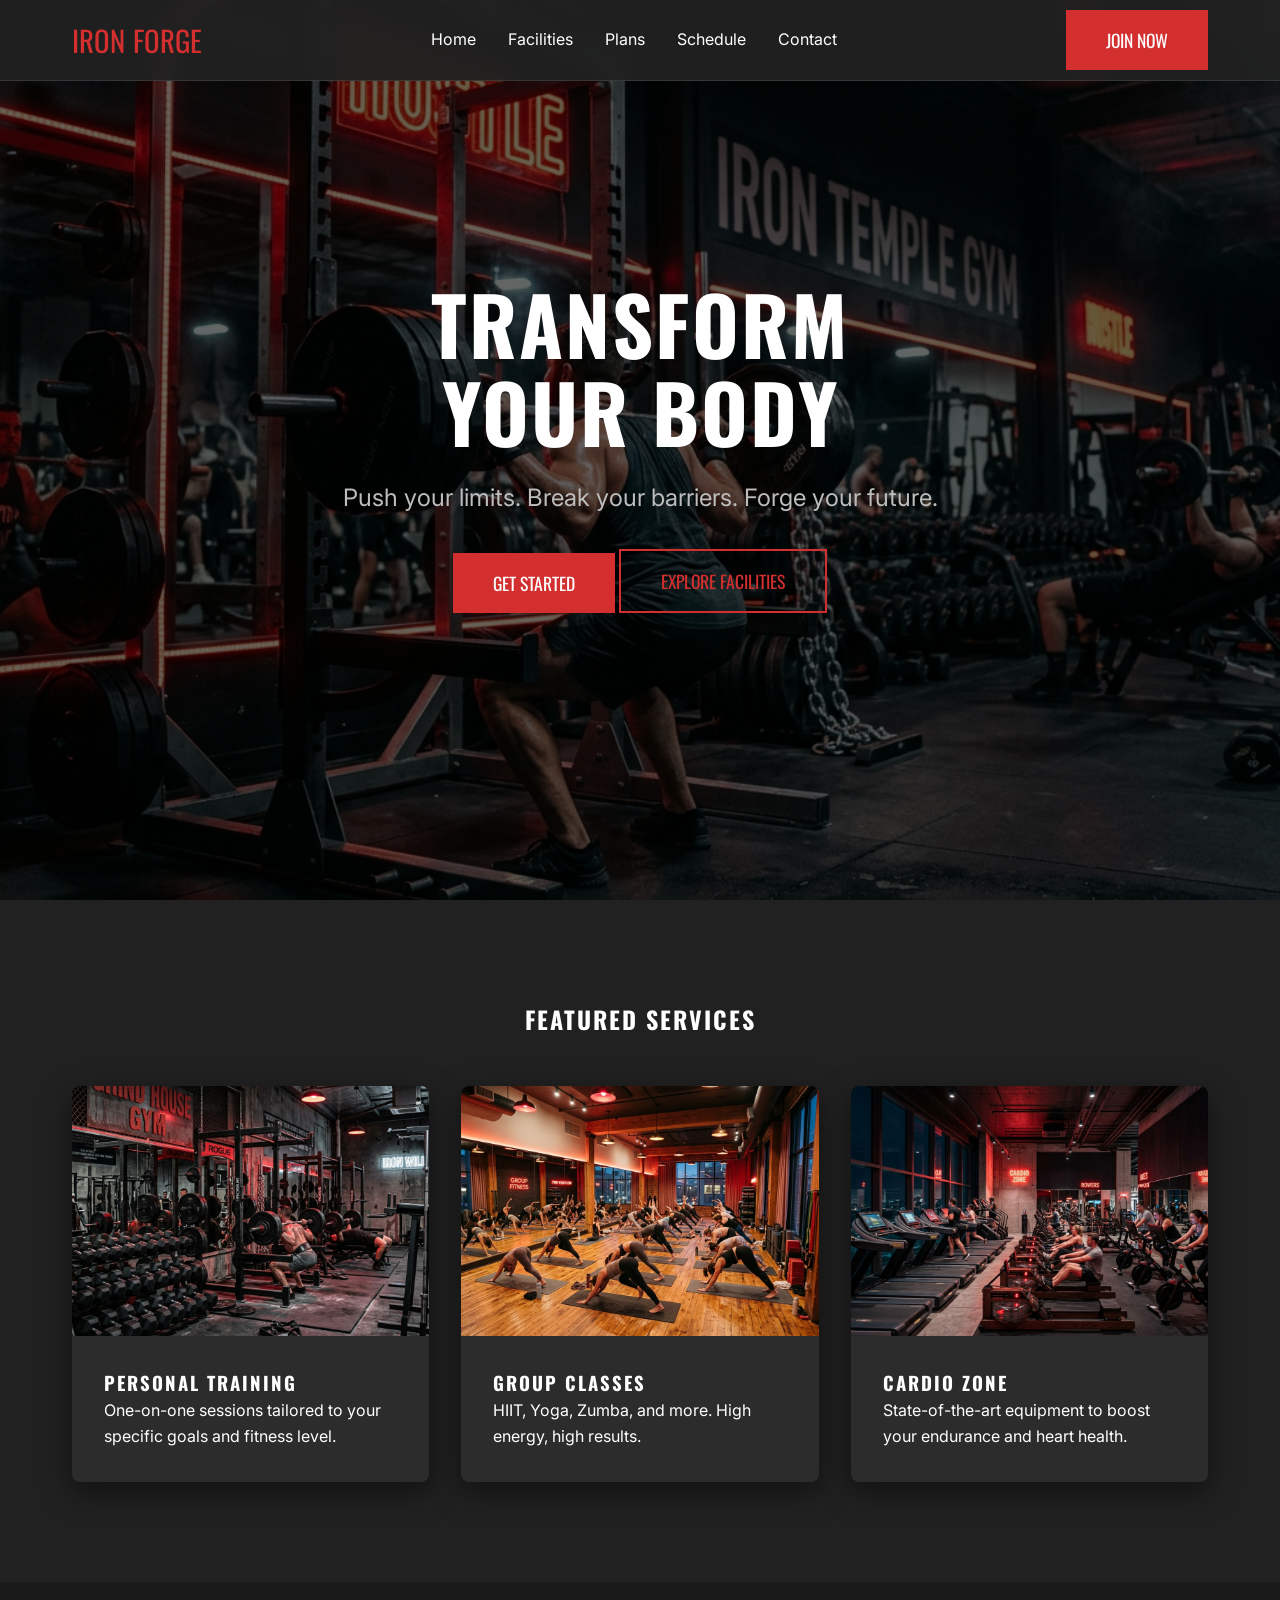
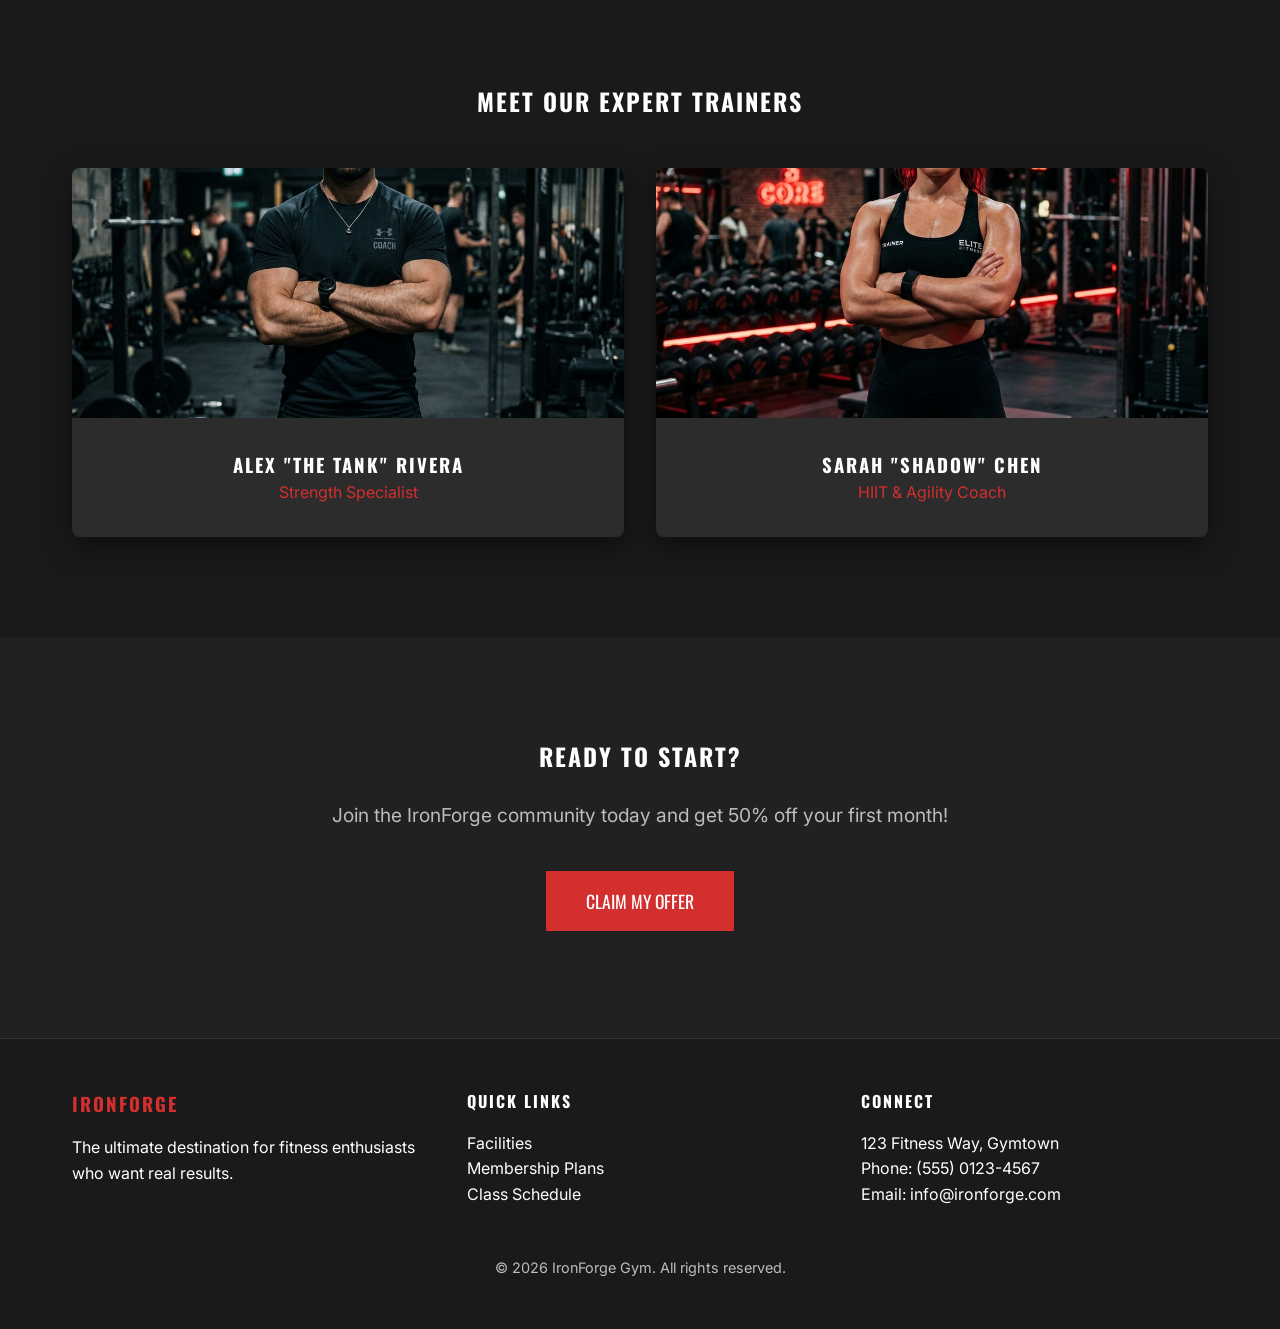
<file: index.html>
<!DOCTYPE html>
<html lang="en">
<head>
    <meta charset="UTF-8">
    <meta name="viewport" content="width=device-width, initial-scale=1.0">
    <title>IronForge Gym | Transform Your Body</title>
    <meta name="description" content="Join IronForge Gym and start your fitness journey with expert trainers and world-class facilities.">
    <link rel="stylesheet" href="css/styles.css">
</head>
<body>
    <header>
        <div class="container">
            <nav>
                <a href="index.html" class="logo">IRON<span>FORGE</span></a>
                <ul class="nav-links">
                    <li><a href="index.html">Home</a></li>
                    <li><a href="facilities.html">Facilities</a></li>
                    <li><a href="plans.html">Plans</a></li>
                    <li><a href="schedule.html">Schedule</a></li>
                    <li><a href="contact.html">Contact</a></li>
                </ul>
                <div class="hamburger" id="hamburger">
                    <span></span>
                    <span></span>
                    <span></span>
                </div>
                <a href="register.html" class="btn btn-primary">Join Now</a>
            </nav>
        </div>
    </header>

    <main>
        <section class="hero">
            <div class="container">
                <div class="hero-content">
                    <h1>TRANSFORM<br>YOUR BODY</h1>
                    <p>Push your limits. Break your barriers. Forge your future.</p>
                    <div class="hero-btns">
                        <a href="register.html" class="btn btn-primary">Get Started</a>
                        <a href="facilities.html" class="btn btn-outline">Explore Facilities</a>
                    </div>
                </div>
            </div>
        </section>

        <section class="section">
            <div class="container">
                <h2 style="text-align: center; margin-bottom: 3rem;">Featured Services</h2>
                <div style="display: grid; grid-template-columns: repeat(auto-fit, minmax(300px, 1fr)); gap: 2rem;">
                    <div class="card">
                        <div class="card-img"><img src="images/facility-weight.jpg" alt="Weight Training"></div>
                        <div class="card-body">
                            <h3>Personal Training</h3>
                            <p>One-on-one sessions tailored to your specific goals and fitness level.</p>
                        </div>
                    </div>
                    <div class="card">
                        <div class="card-img"><img src="images/facility-studio.jpg" alt="Group Classes"></div>
                        <div class="card-body">
                            <h3>Group Classes</h3>
                            <p>HIIT, Yoga, Zumba, and more. High energy, high results.</p>
                        </div>
                    </div>
                    <div class="card">
                        <div class="card-img"><img src="images/facility-cardio.jpg" alt="Cardio"></div>
                        <div class="card-body">
                            <h3>Cardio Zone</h3>
                            <p>State-of-the-art equipment to boost your endurance and heart health.</p>
                        </div>
                    </div>
                </div>
            </div>
        </section>

        <section class="section" style="background: #1A1A1A;">
            <div class="container">
                <h2 style="text-align: center; margin-bottom: 3rem;">Meet Our Expert Trainers</h2>
                <div style="display: grid; grid-template-columns: repeat(auto-fit, minmax(250px, 1fr)); gap: 2rem;">
                    <div class="card">
                        <div class="card-img"><img src="images/trainer1.jpg" alt="Trainer Alex"></div>
                        <div class="card-body" style="text-align: center;">
                            <h3>Alex "The Tank" Rivera</h3>
                            <p style="color: var(--secondary);">Strength Specialist</p>
                        </div>
                    </div>
                    <div class="card">
                        <div class="card-img"><img src="images/trainer2.jpg" alt="Trainer Sarah"></div>
                        <div class="card-body" style="text-align: center;">
                            <h3>Sarah "Shadow" Chen</h3>
                            <p style="color: var(--secondary);">HIIT & Agility Coach</p>
                        </div>
                    </div>
                </div>
            </div>
        </section>

        <section class="section" style="text-align: center;">
            <div class="container">
                <h2>Ready to Start?</h2>
                <p style="margin: 1.5rem 0 2.5rem; font-size: 1.2rem; color: var(--text-muted);">Join the IronForge community today and get 50% off your first month!</p>
                <a href="register.html" class="btn btn-primary">Claim My Offer</a>
            </div>
        </section>
    </main>

    <footer>
        <div class="container">
            <div class="footer-content">
                <div>
                    <h3 style="color: var(--secondary); margin-bottom: 1rem;">IRONFORGE</h3>
                    <p>The ultimate destination for fitness enthusiasts who want real results.</p>
                </div>
                <div>
                    <h4 style="margin-bottom: 1rem;">Quick Links</h4>
                    <ul>
                        <li><a href="facilities.html">Facilities</a></li>
                        <li><a href="plans.html">Membership Plans</a></li>
                        <li><a href="schedule.html">Class Schedule</a></li>
                    </ul>
                </div>
                <div>
                    <h4 style="margin-bottom: 1rem;">Connect</h4>
                    <p>123 Fitness Way, Gymtown<br>Phone: (555) 0123-4567<br>Email: info@ironforge.com</p>
                </div>
            </div>
            <p class="copyright">&copy; 2026 IronForge Gym. All rights reserved.</p>
        </div>
    </footer>
    <script src="js/script.js"></script>
</body>
</html>
</file>
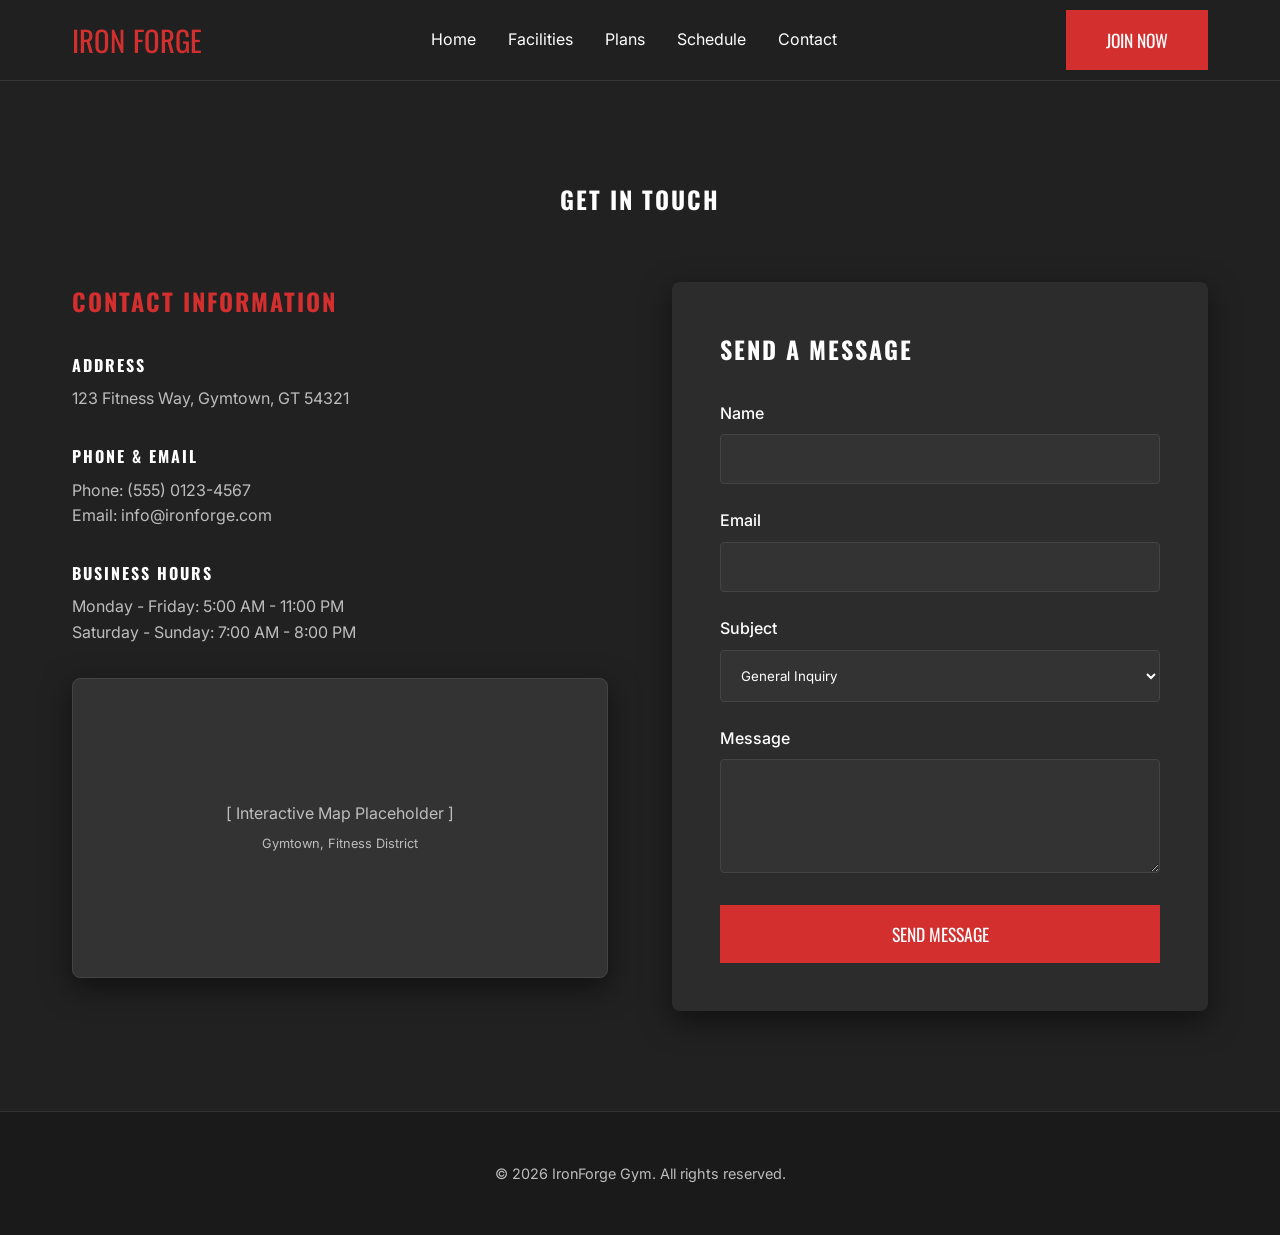
<file: contact.html>
<!DOCTYPE html>
<html lang="en">
<head>
    <meta charset="UTF-8">
    <meta name="viewport" content="width=device-width, initial-scale=1.0">
    <title>Contact Us | IronForge Gym</title>
    <link rel="stylesheet" href="css/styles.css">
</head>
<body>
    <header>
        <div class="container">
            <nav>
                <a href="index.html" class="logo">IRON<span>FORGE</span></a>
                <ul class="nav-links">
                    <li><a href="index.html">Home</a></li>
                    <li><a href="facilities.html">Facilities</a></li>
                    <li><a href="plans.html">Plans</a></li>
                    <li><a href="schedule.html">Schedule</a></li>
                    <li><a href="contact.html">Contact</a></li>
                </ul>
                <div class="hamburger" id="hamburger">
                    <span></span>
                    <span></span>
                    <span></span>
                </div>
                <a href="register.html" class="btn btn-primary">Join Now</a>
            </nav>
        </div>
    </header>

    <main>
        <section class="section" style="margin-top: 80px;">
            <div class="container">
                <h1 style="text-align: center; margin-bottom: 4rem;">Get In Touch</h1>
                
                <div style="display: grid; grid-template-columns: repeat(auto-fit, minmax(300px, 1fr)); gap: 4rem;">
                    <!-- Contact Info -->
                    <div>
                        <h2 style="color: var(--secondary); margin-bottom: 2rem;">Contact Information</h2>
                        
                        <div style="margin-bottom: 2rem;">
                            <h4 style="margin-bottom: 0.5rem;">Address</h4>
                            <p style="color: var(--text-muted);">123 Fitness Way, Gymtown, GT 54321</p>
                        </div>

                        <div style="margin-bottom: 2rem;">
                            <h4 style="margin-bottom: 0.5rem;">Phone & Email</h4>
                            <p style="color: var(--text-muted);">Phone: (555) 0123-4567<br>Email: info@ironforge.com</p>
                        </div>

                        <div style="margin-bottom: 2rem;">
                            <h4 style="margin-bottom: 0.5rem;">Business Hours</h4>
                            <p style="color: var(--text-muted);">
                                Monday - Friday: 5:00 AM - 11:00 PM<br>
                                Saturday - Sunday: 7:00 AM - 8:00 PM
                            </p>
                        </div>

                        <div class="card" style="height: 300px; background: #333; display: flex; align-items: center; justify-content: center; color: var(--text-muted); border: 1px solid #444;">
                            <div style="text-align: center;">
                                <p>[ Interactive Map Placeholder ]</p>
                                <p style="font-size: 0.8rem; margin-top: 0.5rem;">Gymtown, Fitness District</p>
                            </div>
                        </div>
                    </div>

                    <!-- Contact Form -->
                    <div class="card" style="padding: 3rem;">
                        <h2 style="margin-bottom: 2rem;">Send a Message</h2>
                        <form id="contactForm">
                            <div class="form-group">
                                <label for="name">Name</label>
                                <input type="text" id="name" name="name" required>
                            </div>
                            <div class="form-group">
                                <label for="email">Email</label>
                                <input type="email" id="email" name="email" required>
                            </div>
                            <div class="form-group">
                                <label for="subject">Subject</label>
                                <select id="subject" name="subject">
                                    <option value="general">General Inquiry</option>
                                    <option value="membership">Membership Question</option>
                                    <option value="trainer">Personal Training</option>
                                    <option value="other">Other</option>
                                </select>
                            </div>
                            <div class="form-group">
                                <label for="message">Message</label>
                                <textarea id="message" name="message" rows="5" required></textarea>
                            </div>
                            <button type="submit" class="btn btn-primary" style="width: 100%;">Send Message</button>
                        </form>
                        <div id="contactSuccess" style="display: none; text-align: center; color: #2E7D32;">
                            <h3>Message Sent!</h3>
                            <p>We'll get back to you within 24 hours.</p>
                        </div>
                    </div>
                </div>
            </div>
        </section>
    </main>

    <footer>
        <div class="container">
            <p class="copyright">&copy; 2026 IronForge Gym. All rights reserved.</p>
        </div>
    </footer>

    <script>
        document.getElementById('contactForm').addEventListener('submit', function(e) {
            e.preventDefault();
            this.style.display = 'none';
            document.getElementById('contactSuccess').style.display = 'block';
            console.log('Contact Message:', new FormData(this));
        });
    </script>
    <script src="js/script.js"></script>
</body>
</html>
</file>
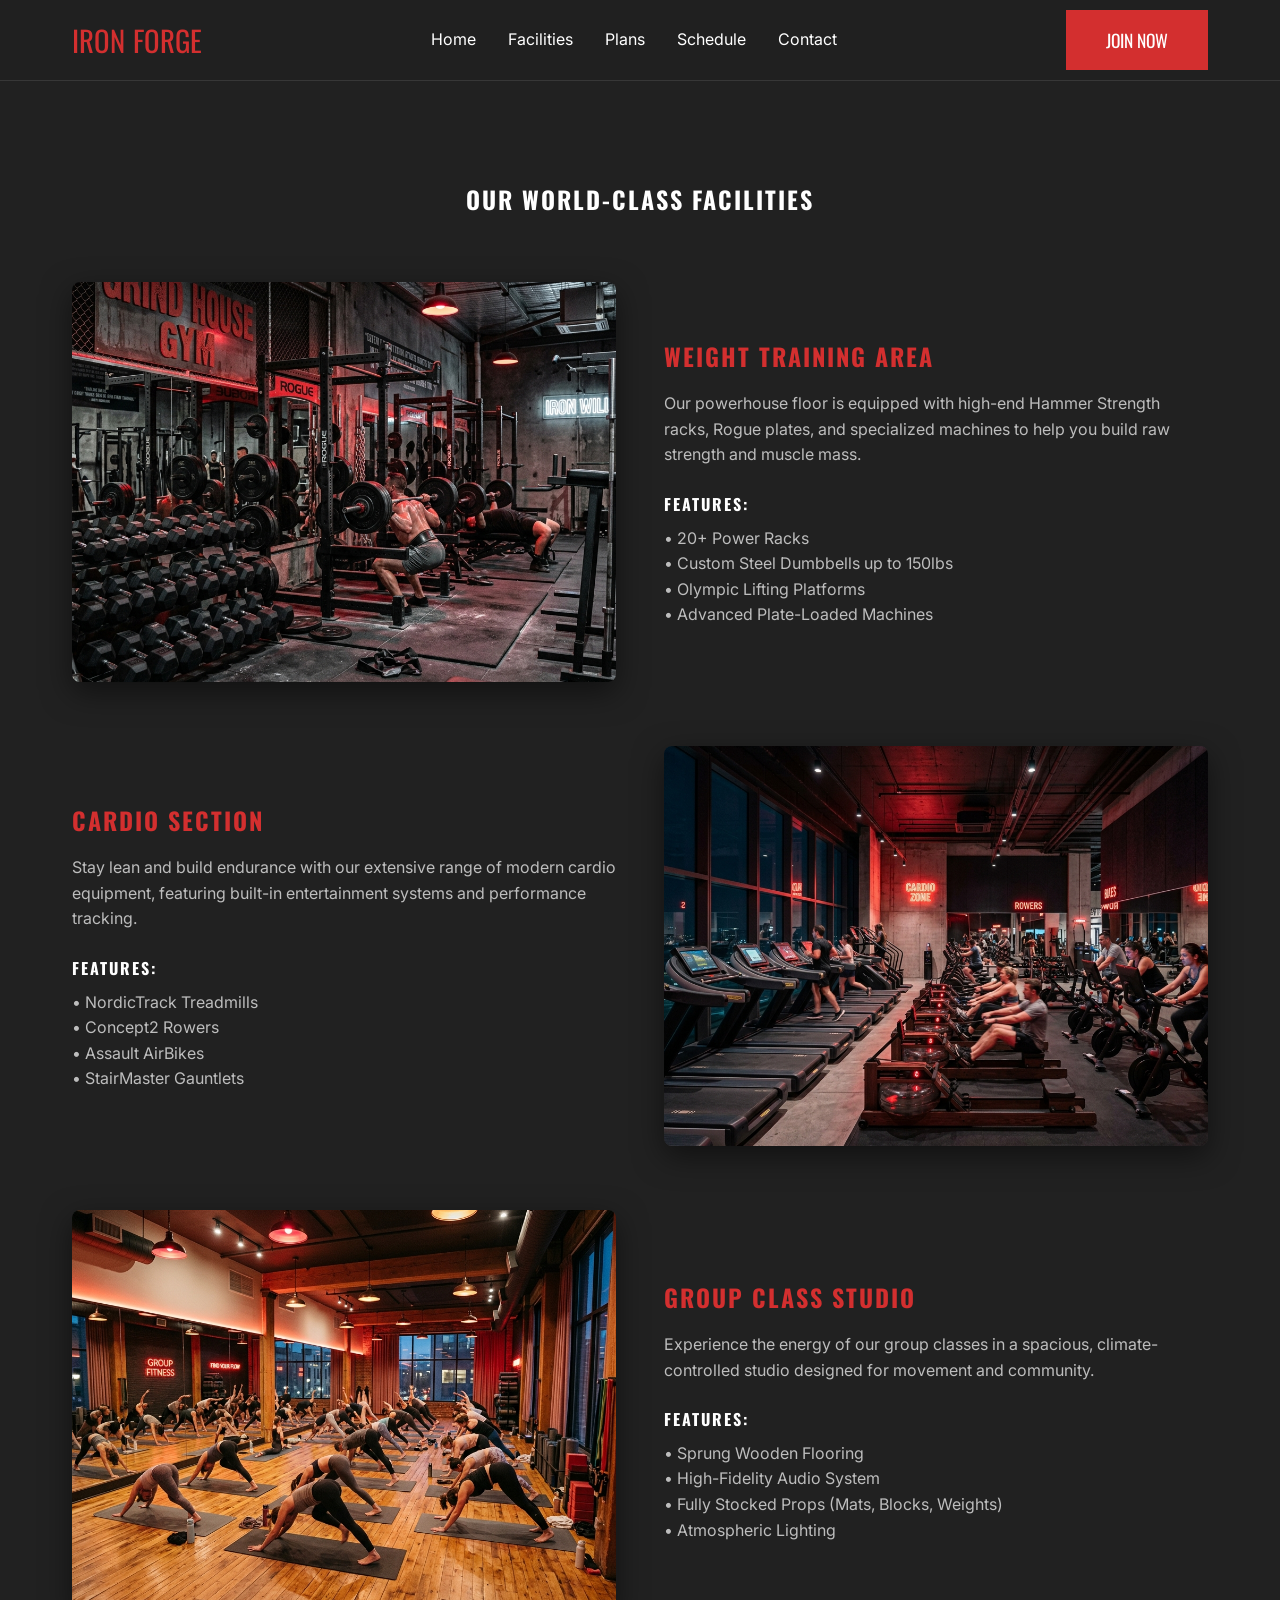
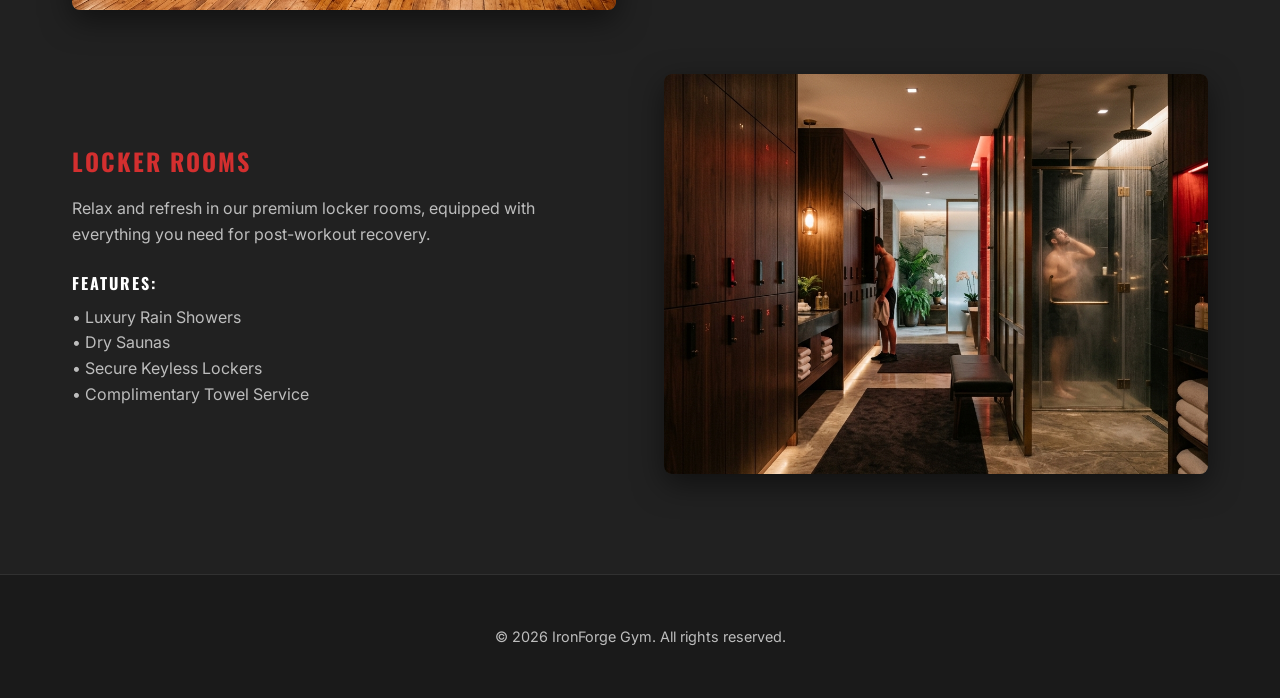
<file: facilities.html>
<!DOCTYPE html>
<html lang="en">
<head>
    <meta charset="UTF-8">
    <meta name="viewport" content="width=device-width, initial-scale=1.0">
    <title>Facilities | IronForge Gym</title>
    <link rel="stylesheet" href="css/styles.css">
</head>
<body>
    <header>
        <div class="container">
            <nav>
                <a href="index.html" class="logo">IRON<span>FORGE</span></a>
                <ul class="nav-links">
                    <li><a href="index.html">Home</a></li>
                    <li><a href="facilities.html">Facilities</a></li>
                    <li><a href="plans.html">Plans</a></li>
                    <li><a href="schedule.html">Schedule</a></li>
                    <li><a href="contact.html">Contact</a></li>
                </ul>
                <div class="hamburger" id="hamburger">
                    <span></span>
                    <span></span>
                    <span></span>
                </div>
                <a href="register.html" class="btn btn-primary">Join Now</a>
            </nav>
        </div>
    </header>

    <main>
        <section class="section" style="margin-top: 80px;">
            <div class="container">
                <h1 style="text-align: center; margin-bottom: 4rem;">Our World-Class Facilities</h1>
                
                <div style="display: flex; flex-direction: column; gap: 4rem;">
                    <!-- Facility 1 -->
                    <div style="display: grid; grid-template-columns: repeat(auto-fit, minmax(300px, 1fr)); gap: 3rem; align-items: center;">
                        <div class="card">
                            <img src="images/facility-weight.jpg" alt="Weight Training" style="width: 100%; height: 400px; object-fit: cover;">
                        </div>
                        <div>
                            <h2 style="color: var(--secondary); margin-bottom: 1rem;">Weight Training Area</h2>
                            <p style="margin-bottom: 1.5rem; color: var(--text-muted);">Our powerhouse floor is equipped with high-end Hammer Strength racks, Rogue plates, and specialized machines to help you build raw strength and muscle mass.</p>
                            <h4 style="margin-bottom: 0.5rem;">Features:</h4>
                            <ul style="color: var(--text-muted);">
                                <li>• 20+ Power Racks</li>
                                <li>• Custom Steel Dumbbells up to 150lbs</li>
                                <li>• Olympic Lifting Platforms</li>
                                <li>• Advanced Plate-Loaded Machines</li>
                            </ul>
                        </div>
                    </div>

                    <!-- Facility 2 -->
                    <div style="display: grid; grid-template-columns: repeat(auto-fit, minmax(300px, 1fr)); gap: 3rem; align-items: center;">
                        <div style="order: 2;">
                            <div class="card">
                                <img src="images/facility-cardio.jpg" alt="Cardio Section" style="width: 100%; height: 400px; object-fit: cover;">
                            </div>
                        </div>
                        <div style="order: 1;">
                            <h2 style="color: var(--secondary); margin-bottom: 1rem;">Cardio Section</h2>
                            <p style="margin-bottom: 1.5rem; color: var(--text-muted);">Stay lean and build endurance with our extensive range of modern cardio equipment, featuring built-in entertainment systems and performance tracking.</p>
                            <h4 style="margin-bottom: 0.5rem;">Features:</h4>
                            <ul style="color: var(--text-muted);">
                                <li>• NordicTrack Treadmills</li>
                                <li>• Concept2 Rowers</li>
                                <li>• Assault AirBikes</li>
                                <li>• StairMaster Gauntlets</li>
                            </ul>
                        </div>
                    </div>

                    <!-- Facility 3 -->
                    <div style="display: grid; grid-template-columns: repeat(auto-fit, minmax(300px, 1fr)); gap: 3rem; align-items: center;">
                        <div class="card">
                            <img src="images/facility-studio.jpg" alt="Group Studio" style="width: 100%; height: 400px; object-fit: cover;">
                        </div>
                        <div>
                            <h2 style="color: var(--secondary); margin-bottom: 1rem;">Group Class Studio</h2>
                            <p style="margin-bottom: 1.5rem; color: var(--text-muted);">Experience the energy of our group classes in a spacious, climate-controlled studio designed for movement and community.</p>
                            <h4 style="margin-bottom: 0.5rem;">Features:</h4>
                            <ul style="color: var(--text-muted);">
                                <li>• Sprung Wooden Flooring</li>
                                <li>• High-Fidelity Audio System</li>
                                <li>• Fully Stocked Props (Mats, Blocks, Weights)</li>
                                <li>• Atmospheric Lighting</li>
                            </ul>
                        </div>
                    </div>

                    <!-- Facility 4 -->
                    <div style="display: grid; grid-template-columns: repeat(auto-fit, minmax(300px, 1fr)); gap: 3rem; align-items: center;">
                        <div style="order: 2;">
                            <div class="card">
                                <img src="images/facility-locker.jpg" alt="Locker Rooms" style="width: 100%; height: 400px; object-fit: cover;">
                            </div>
                        </div>
                        <div style="order: 1;">
                            <h2 style="color: var(--secondary); margin-bottom: 1rem;">Locker Rooms</h2>
                            <p style="margin-bottom: 1.5rem; color: var(--text-muted);">Relax and refresh in our premium locker rooms, equipped with everything you need for post-workout recovery.</p>
                            <h4 style="margin-bottom: 0.5rem;">Features:</h4>
                            <ul style="color: var(--text-muted);">
                                <li>• Luxury Rain Showers</li>
                                <li>• Dry Saunas</li>
                                <li>• Secure Keyless Lockers</li>
                                <li>• Complimentary Towel Service</li>
                            </ul>
                        </div>
                    </div>
                </div>
            </div>
        </section>
    </main>

    <footer>
        <div class="container">
            <p class="copyright">&copy; 2026 IronForge Gym. All rights reserved.</p>
        </div>
    </footer>
    <script src="js/script.js"></script>
</body>
</html>
</file>
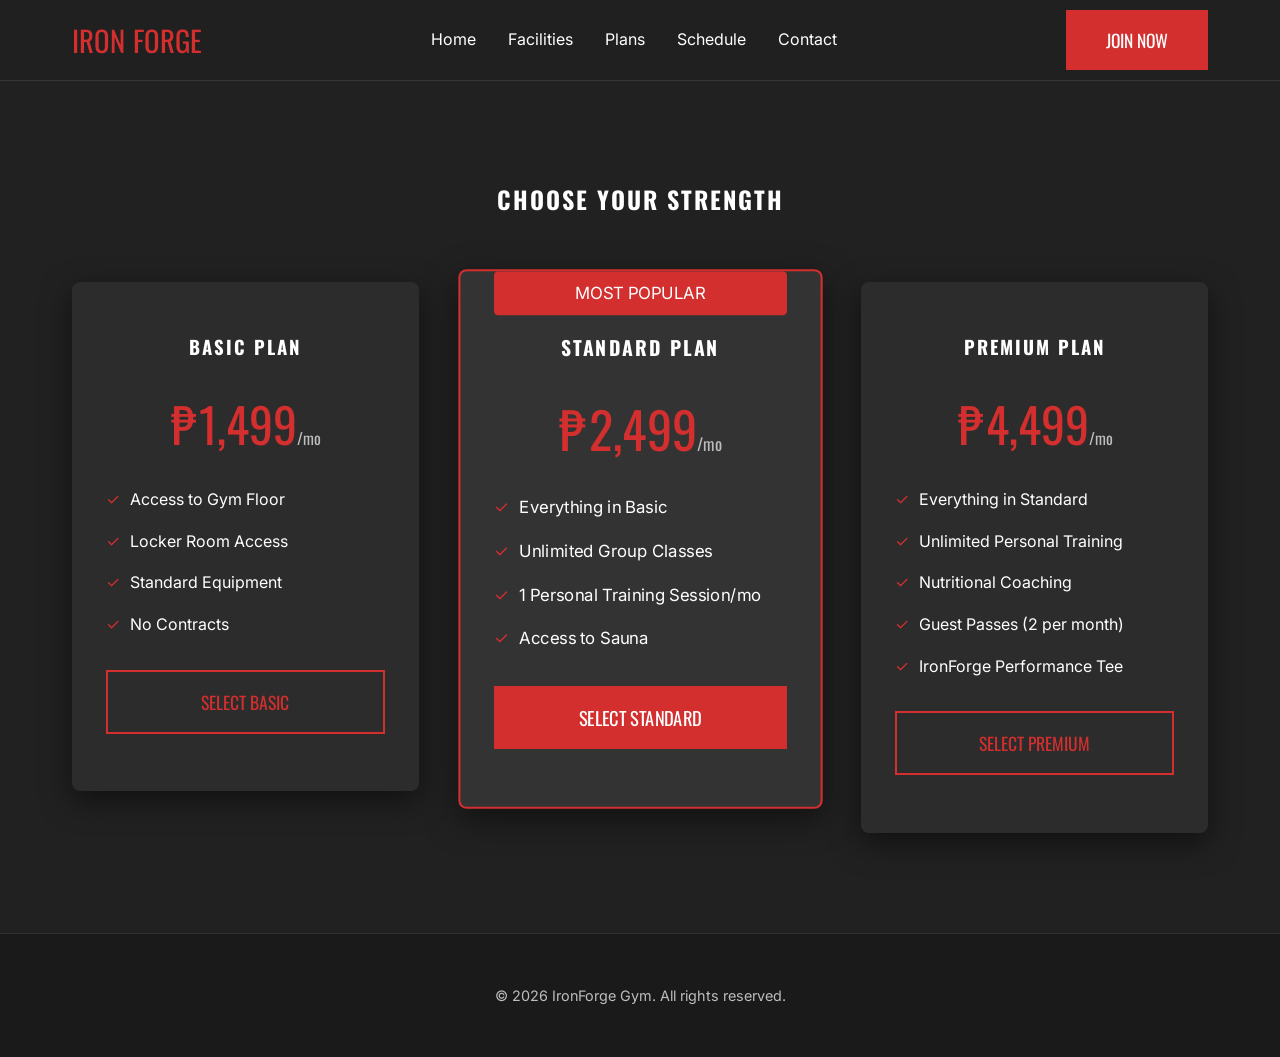
<file: plans.html>
<!DOCTYPE html>
<html lang="en">
<head>
    <meta charset="UTF-8">
    <meta name="viewport" content="width=device-width, initial-scale=1.0">
    <title>Membership Plans | IronForge Gym</title>
    <link rel="stylesheet" href="css/styles.css">
    <style>
        .plan-card {
            padding: 3rem 2rem;
            text-align: center;
            border: 2px solid transparent;
        }
        .plan-card.popular {
            border-color: var(--secondary);
            transform: scale(1.05);
            z-index: 10;
            background: #333;
        }
        .price {
            font-size: 3rem;
            font-family: var(--font-heading);
            margin: 1.5rem 0;
            color: var(--secondary);
        }
        .price span {
            font-size: 1rem;
            color: var(--text-muted);
        }
        .features-list {
            margin-bottom: 2rem;
            text-align: left;
        }
        .features-list li {
            margin-bottom: 1rem;
            padding-left: 1.5rem;
            position: relative;
        }
        .features-list li::before {
            content: '✓';
            position: absolute;
            left: 0;
            color: var(--secondary);
        }
    </style>
</head>
<body>
    <header>
        <div class="container">
            <nav>
                <a href="index.html" class="logo">IRON<span>FORGE</span></a>
                <ul class="nav-links">
                    <li><a href="index.html">Home</a></li>
                    <li><a href="facilities.html">Facilities</a></li>
                    <li><a href="plans.html">Plans</a></li>
                    <li><a href="schedule.html">Schedule</a></li>
                    <li><a href="contact.html">Contact</a></li>
                </ul>
                <div class="hamburger" id="hamburger">
                    <span></span>
                    <span></span>
                    <span></span>
                </div>
                <a href="register.html" class="btn btn-primary">Join Now</a>
            </nav>
        </div>
    </header>

    <main>
        <section class="section" style="margin-top: 80px;">
            <div class="container">
                <h1 style="text-align: center; margin-bottom: 4rem;">Choose Your Strength</h1>
                
                <div style="display: grid; grid-template-columns: repeat(auto-fit, minmax(300px, 1fr)); gap: 3rem; align-items: start;">
                    <!-- Basic Plan -->
                    <div class="card plan-card">
                        <h3>Basic Plan</h3>
                        <div class="price">₱1,499<span>/mo</span></div>
                        <ul class="features-list">
                            <li>Access to Gym Floor</li>
                            <li>Locker Room Access</li>
                            <li>Standard Equipment</li>
                            <li>No Contracts</li>
                        </ul>
                        <a href="register.html?plan=basic" class="btn btn-outline" style="width: 100%;">Select Basic</a>
                    </div>

                    <!-- Standard Plan -->
                    <div class="card plan-card popular">
                        <div style="background: var(--secondary); color: white; padding: 0.5rem; margin-top: -3rem; margin-bottom: 1rem; border-radius: 4px;">MOST POPULAR</div>
                        <h3>Standard Plan</h3>
                        <div class="price">₱2,499<span>/mo</span></div>
                        <ul class="features-list">
                            <li>Everything in Basic</li>
                            <li>Unlimited Group Classes</li>
                            <li>1 Personal Training Session/mo</li>
                            <li>Access to Sauna</li>
                        </ul>
                        <a href="register.html?plan=standard" class="btn btn-primary" style="width: 100%;">Select Standard</a>
                    </div>

                    <!-- Premium Plan -->
                    <div class="card plan-card">
                        <h3>Premium Plan</h3>
                        <div class="price">₱4,499<span>/mo</span></div>
                        <ul class="features-list">
                            <li>Everything in Standard</li>
                            <li>Unlimited Personal Training</li>
                            <li>Nutritional Coaching</li>
                            <li>Guest Passes (2 per month)</li>
                            <li>IronForge Performance Tee</li>
                        </ul>
                        <a href="register.html?plan=premium" class="btn btn-outline" style="width: 100%;">Select Premium</a>
                    </div>
                </div>
            </div>
        </section>
    </main>

    <footer>
        <div class="container">
            <p class="copyright">&copy; 2026 IronForge Gym. All rights reserved.</p>
        </div>
    </footer>
    <script src="js/script.js"></script>
</body>
</html>
</file>
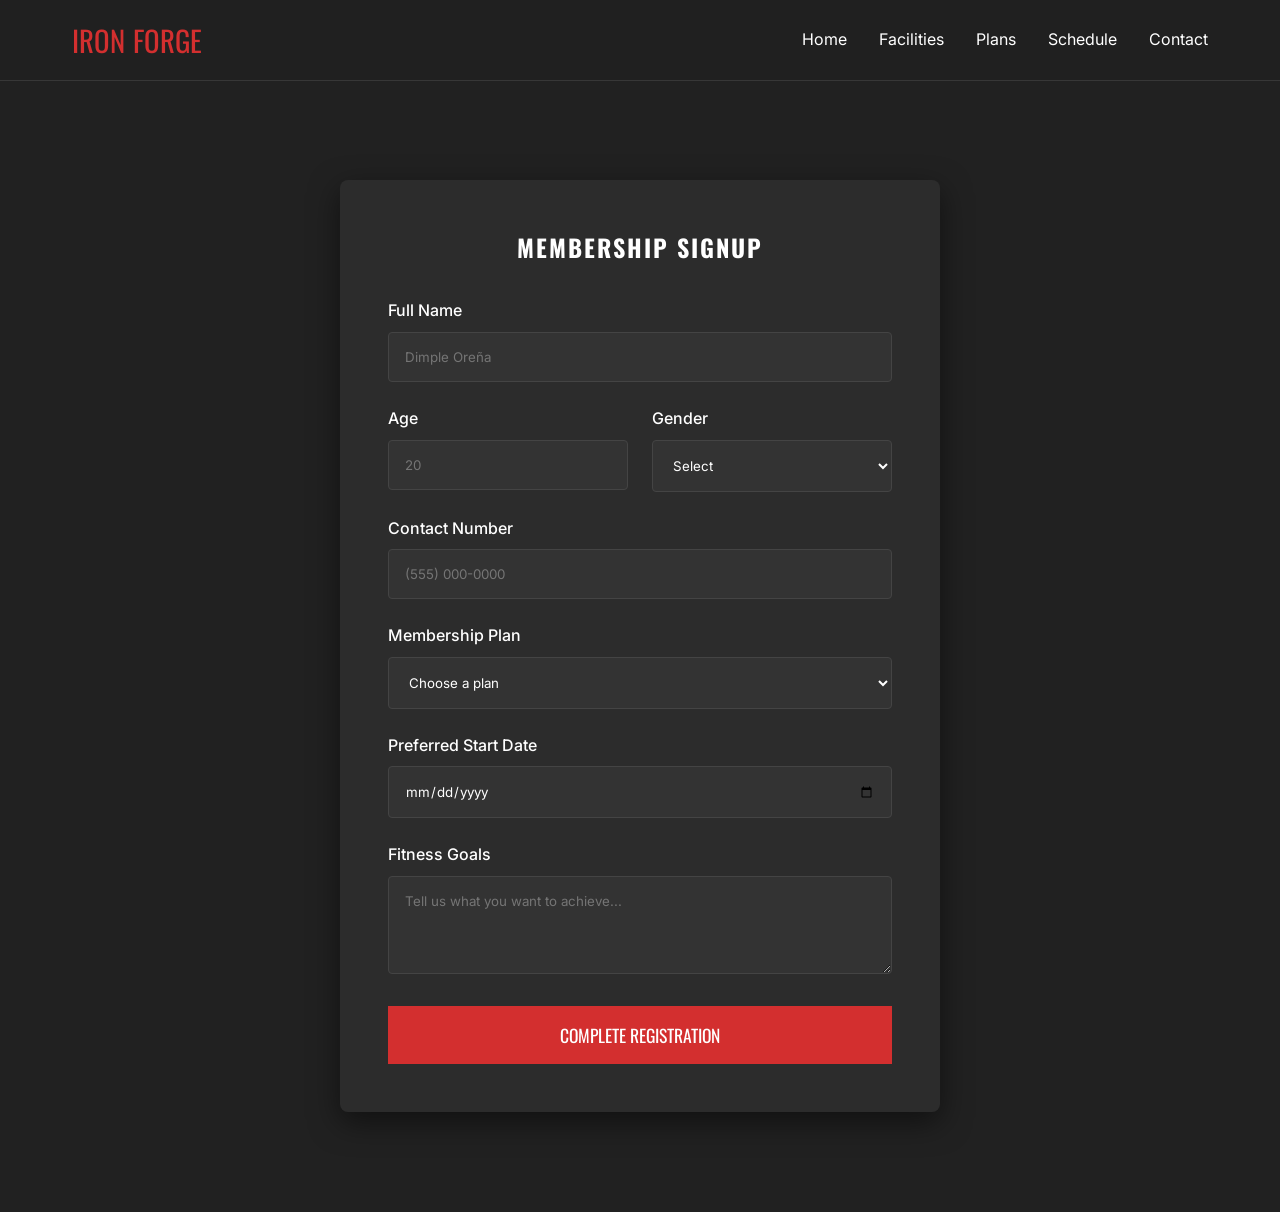
<file: register.html>
<!DOCTYPE html>
<html lang="en">
<head>
    <meta charset="UTF-8">
    <meta name="viewport" content="width=device-width, initial-scale=1.0">
    <title>Register | IronForge Gym</title>
    <link rel="stylesheet" href="css/styles.css">
    <style>
        .register-container {
            max-width: 600px;
            margin: 0 auto;
            background: var(--card-bg);
            padding: 3rem;
            border-radius: 8px;
            box-shadow: var(--shadow);
        }
        .success-message {
            display: none;
            text-align: center;
            padding: 2rem;
            background: #2E7D32;
            color: white;
            border-radius: 8px;
            margin-top: 2rem;
        }
    </style>
</head>
<body>
    <header>
        <div class="container">
            <nav>
                <a href="index.html" class="logo">IRON<span>FORGE</span></a>
                <ul class="nav-links">
                    <li><a href="index.html">Home</a></li>
                    <li><a href="facilities.html">Facilities</a></li>
                    <li><a href="plans.html">Plans</a></li>
                    <li><a href="schedule.html">Schedule</a></li>
                    <li><a href="contact.html">Contact</a></li>
                </ul>
                <div class="hamburger" id="hamburger">
                    <span></span>
                    <span></span>
                    <span></span>
                </div>
            </nav>
        </div>
    </header>

    <main>
        <section class="section" style="margin-top: 80px;">
            <div class="container">
                <div class="register-container">
                    <h2 style="text-align: center; margin-bottom: 2rem;">Membership Signup</h2>
                    <form id="registerForm">
                        <div class="form-group">
                            <label for="name">Full Name</label>
                            <input type="text" id="name" name="name" placeholder="Dimple Oreña" required>
                        </div>
                        <div style="display: grid; grid-template-columns: 1fr 1fr; gap: 1.5rem;">
                            <div class="form-group">
                                <label for="age">Age</label>
                                <input type="number" id="age" name="age" placeholder="20" required>
                            </div>
                            <div class="form-group">
                                <label for="gender">Gender</label>
                                <select id="gender" name="gender" required>
                                    <option value="">Select</option>
                                    <option value="male">Male</option>
                                    <option value="female">Female</option>
                                    <option value="other">Other</option>
                                </select>
                            </div>
                        </div>
                        <div class="form-group">
                            <label for="phone">Contact Number</label>
                            <input type="tel" id="phone" name="phone" placeholder="(555) 000-0000" required>
                        </div>
                        <div class="form-group">
                            <label for="plan">Membership Plan</label>
                            <select id="plan" name="plan" required>
                                <option value="">Choose a plan</option>
                                <option value="basic">Basic Plan (₱1,499/mo)</option>
                                <option value="standard">Standard Plan (₱2,499/mo)</option>
                                <option value="premium">Premium Plan (₱4,499/mo)</option>
                            </select>
                        </div>
                        <div class="form-group">
                            <label for="startDate">Preferred Start Date</label>
                            <input type="date" id="startDate" name="startDate" required>
                        </div>
                        <div class="form-group">
                            <label for="goals">Fitness Goals</label>
                            <textarea id="goals" name="goals" rows="4" placeholder="Tell us what you want to achieve..."></textarea>
                        </div>
                        <button type="submit" class="btn btn-primary" style="width: 100%;">Complete Registration</button>
                    </form>
                    <div id="successMessage" class="success-message">
                        <h3>Registration Successful!</h3>
                        <p>Welcome to the IronForge family. We'll contact you shortly to finalize your membership.</p>
                        <a href="index.html" class="btn btn-outline" style="margin-top: 1rem; border-color: white; color: white;">Back to Home</a>
                    </div>
                </div>
            </div>
        </section>
    </main>

    <script>
        document.getElementById('registerForm').addEventListener('submit', function(e) {
            e.preventDefault();
            this.style.display = 'none';
            document.getElementById('successMessage').style.display = 'block';
            console.log('Form Submitted:', new FormData(this));
        });

        // Pre-select plan from URL
        const urlParams = new URLSearchParams(window.location.search);
        const plan = urlParams.get('plan');
        if (plan) {
            document.getElementById('plan').value = plan;
        }
    </script>
    <script src="js/script.js"></script>
</body>
</html>
</file>
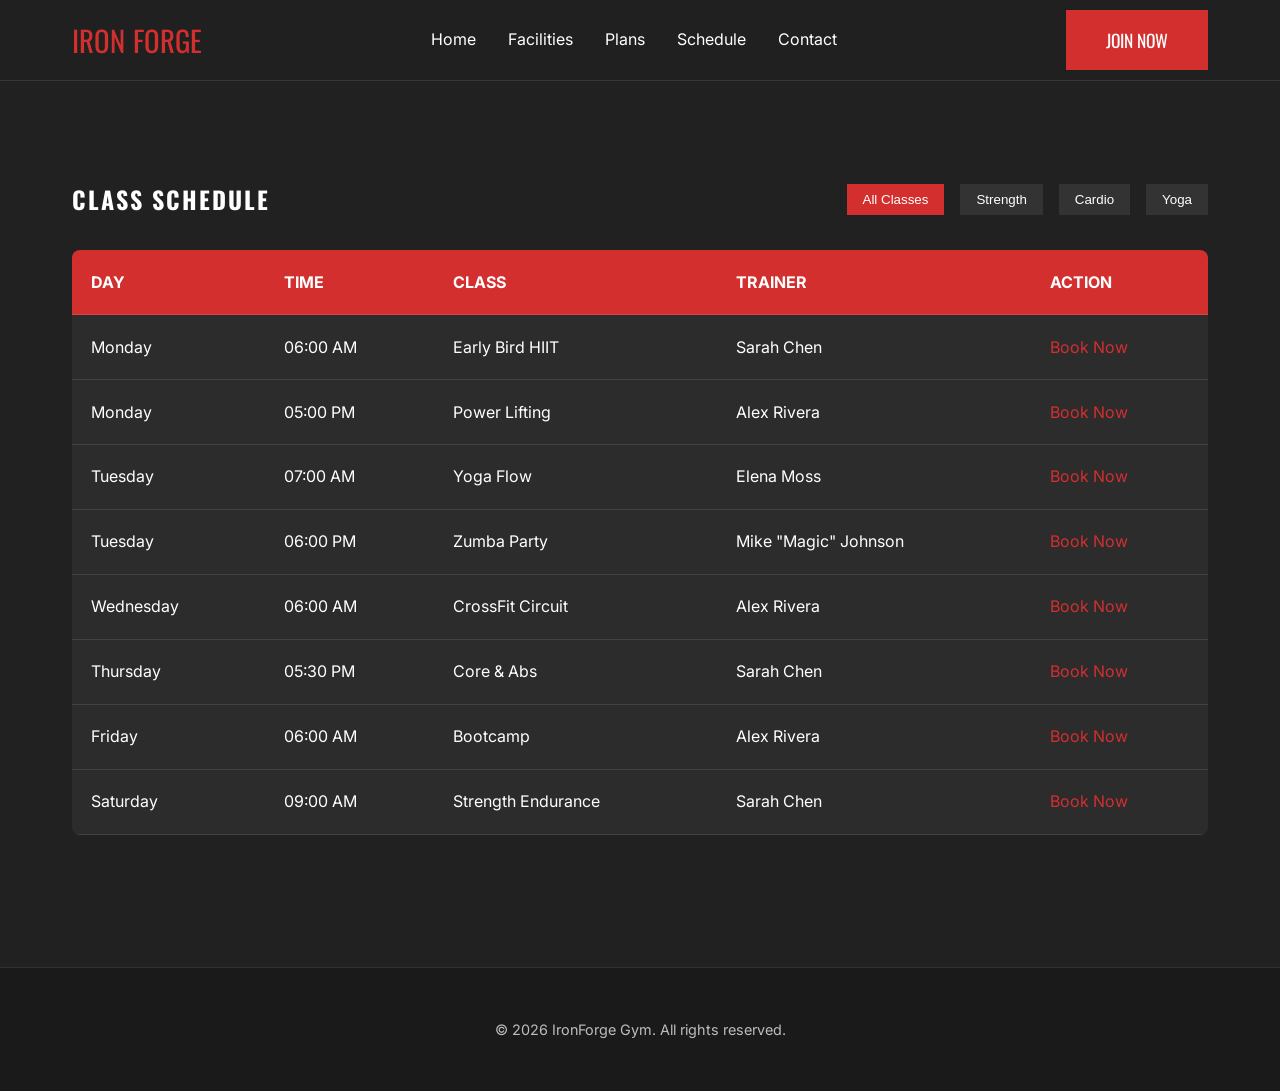
<file: schedule.html>
<!DOCTYPE html>
<html lang="en">
<head>
    <meta charset="UTF-8">
    <meta name="viewport" content="width=device-width, initial-scale=1.0">
    <title>Class Schedule | IronForge Gym</title>
    <link rel="stylesheet" href="css/styles.css">
    <style>
        .schedule-header {
            display: flex;
            justify-content: space-between;
            align-items: center;
            margin-bottom: 2rem;
        }
        .filter-btns {
            display: flex;
            gap: 1rem;
        }
        .filter-btn {
            padding: 0.5rem 1rem;
            background: #333;
            border: none;
            color: white;
            cursor: pointer;
            transition: var(--transition);
        }
        .filter-btn.active {
            background: var(--secondary);
        }
    </style>
</head>
<body>
    <header>
        <div class="container">
            <nav>
                <a href="index.html" class="logo">IRON<span>FORGE</span></a>
                <ul class="nav-links">
                    <li><a href="index.html">Home</a></li>
                    <li><a href="facilities.html">Facilities</a></li>
                    <li><a href="plans.html">Plans</a></li>
                    <li><a href="schedule.html">Schedule</a></li>
                    <li><a href="contact.html">Contact</a></li>
                </ul>
                <div class="hamburger" id="hamburger">
                    <span></span>
                    <span></span>
                    <span></span>
                </div>
                <a href="register.html" class="btn btn-primary">Join Now</a>
            </nav>
        </div>
    </header>

    <main>
        <section class="section" style="margin-top: 80px;">
            <div class="container">
                <div class="schedule-header">
                    <h1>Class Schedule</h1>
                    <div class="filter-btns">
                        <button class="filter-btn active">All Classes</button>
                        <button class="filter-btn">Strength</button>
                        <button class="filter-btn">Cardio</button>
                        <button class="filter-btn">Yoga</button>
                    </div>
                </div>

                <table>
                    <thead>
                        <tr>
                            <th>Day</th>
                            <th>Time</th>
                            <th>Class</th>
                            <th>Trainer</th>
                            <th>Action</th>
                        </tr>
                    </thead>
                    <tbody>
                        <tr>
                            <td>Monday</td>
                            <td>06:00 AM</td>
                            <td>Early Bird HIIT</td>
                            <td>Sarah Chen</td>
                            <td><a href="register.html" style="color: var(--secondary);">Book Now</a></td>
                        </tr>
                        <tr>
                            <td>Monday</td>
                            <td>05:00 PM</td>
                            <td>Power Lifting</td>
                            <td>Alex Rivera</td>
                            <td><a href="register.html" style="color: var(--secondary);">Book Now</a></td>
                        </tr>
                        <tr>
                            <td>Tuesday</td>
                            <td>07:00 AM</td>
                            <td>Yoga Flow</td>
                            <td>Elena Moss</td>
                            <td><a href="register.html" style="color: var(--secondary);">Book Now</a></td>
                        </tr>
                        <tr>
                            <td>Tuesday</td>
                            <td>06:00 PM</td>
                            <td>Zumba Party</td>
                            <td>Mike "Magic" Johnson</td>
                            <td><a href="register.html" style="color: var(--secondary);">Book Now</a></td>
                        </tr>
                        <tr>
                            <td>Wednesday</td>
                            <td>06:00 AM</td>
                            <td>CrossFit Circuit</td>
                            <td>Alex Rivera</td>
                            <td><a href="register.html" style="color: var(--secondary);">Book Now</a></td>
                        </tr>
                        <tr>
                            <td>Thursday</td>
                            <td>05:30 PM</td>
                            <td>Core & Abs</td>
                            <td>Sarah Chen</td>
                            <td><a href="register.html" style="color: var(--secondary);">Book Now</a></td>
                        </tr>
                        <tr>
                            <td>Friday</td>
                            <td>06:00 AM</td>
                            <td>Bootcamp</td>
                            <td>Alex Rivera</td>
                            <td><a href="register.html" style="color: var(--secondary);">Book Now</a></td>
                        </tr>
                        <tr>
                            <td>Saturday</td>
                            <td>09:00 AM</td>
                            <td>Strength Endurance</td>
                            <td>Sarah Chen</td>
                            <td><a href="register.html" style="color: var(--secondary);">Book Now</a></td>
                        </tr>
                    </tbody>
                </table>
            </div>
        </section>
    </main>

    <footer>
        <div class="container">
            <p class="copyright">&copy; 2026 IronForge Gym. All rights reserved.</p>
        </div>
    </footer>
    <script src="js/script.js"></script>
</body>
</html>
</file>
<file: css/styles.css>
/* Design System - Local Fitness Gym */
@import url('https://fonts.googleapis.com/css2?family=Inter:wght@400;500;700&family=Oswald:wght@700&display=swap');

:root {
    --primary: #212121;
    --secondary: #D32F2F;
    --accent: #EEEEEE;
    --white: #FFFFFF;
    --text-main: #FFFFFF;
    --text-muted: #BDBDBD;
    --card-bg: #2C2C2C;
    --font-heading: 'Oswald', sans-serif;
    --font-body: 'Inter', sans-serif;
    --transition: all 0.3s cubic-bezier(0.4, 0, 0.2, 1);
    --shadow: 0 10px 30px rgba(0, 0, 0, 0.5);
}

* {
    margin: 0;
    padding: 0;
    box-sizing: border-box;
}

body {
    font-family: var(--font-body);
    background-color: var(--primary);
    color: var(--text-main);
    line-height: 1.6;
    overflow-x: hidden;
}

h1, h2, h3, h4 {
    font-family: var(--font-heading);
    text-transform: uppercase;
    letter-spacing: 2px;
}

a {
    text-decoration: none;
    color: inherit;
    transition: var(--transition);
}

ul {
    list-style: none;
}

img {
    max-width: 100%;
    display: block;
}

/* Utilities */
.container {
    max-width: 1200px;
    margin: 0 auto;
    padding: 0 2rem;
}

.section {
    padding: 100px 0;
}

.btn {
    display: inline-block;
    padding: 1rem 2.5rem;
    font-family: var(--font-heading);
    font-size: 1.1rem;
    text-transform: uppercase;
    border: none;
    cursor: pointer;
    transition: var(--transition);
    position: relative;
    overflow: hidden;
    z-index: 1;
}

.btn-primary {
    background-color: var(--secondary);
    color: var(--white);
}

.btn-primary::before {
    content: '';
    position: absolute;
    top: 0;
    left: -100%;
    width: 100%;
    height: 100%;
    background: rgba(255, 255, 255, 0.2);
    transition: var(--transition);
    z-index: -1;
}

.btn-primary:hover::before {
    left: 0;
}

.btn-outline {
    background: transparent;
    border: 2px solid var(--secondary);
    color: var(--secondary);
}

.btn-outline:hover {
    background: var(--secondary);
    color: var(--white);
}

/* Header & Nav */
header {
    position: fixed;
    top: 0;
    left: 0;
    width: 100%;
    z-index: 1000;
    background: rgba(33, 33, 33, 0.95);
    backdrop-filter: blur(10px);
    border-bottom: 1px solid rgba(255, 255, 255, 0.1);
}

nav {
    display: flex;
    justify-content: space-between;
    align-items: center;
    height: 80px;
}

.logo {
    font-family: var(--font-heading);
    font-size: 1.8rem;
    color: var(--secondary);
    display: flex;
    align-items: center;
    gap: 0.5rem;
}

.nav-links {
    display: flex;
    gap: 2rem;
}

.nav-links a:hover {
    color: var(--secondary);
}

/* Hamburger Menu */
.hamburger {
    display: none;
    cursor: pointer;
    flex-direction: column;
    gap: 6px;
    z-index: 1001;
}

.hamburger span {
    display: block;
    width: 30px;
    height: 3px;
    background-color: var(--white);
    transition: var(--transition);
}

.hamburger.active span:nth-child(1) {
    transform: translateY(9px) rotate(45deg);
}

.hamburger.active span:nth-child(2) {
    opacity: 0;
}

.hamburger.active span:nth-child(3) {
    transform: translateY(-9px) rotate(-45deg);
}

/* Hero */
.hero {
    height: 100vh;
    display: flex;
    align-items: center;
    background: linear-gradient(rgba(0,0,0,0.6), rgba(0,0,0,0.6)), url('../images/hero.jpg') center/cover no-repeat;
    text-align: center;
}

.hero-content h1 {
    font-size: 5rem;
    margin-bottom: 1.5rem;
    line-height: 1.1;
}

.hero-content p {
    font-size: 1.5rem;
    margin-bottom: 2rem;
    color: var(--text-muted);
}

/* Cards */
.card {
    background: var(--card-bg);
    border-radius: 8px;
    overflow: hidden;
    transition: var(--transition);
    box-shadow: var(--shadow);
}

.card:hover {
    transform: translateY(-10px);
}

.card-img {
    height: 250px;
    overflow: hidden;
}

.card-img img {
    width: 100%;
    height: 100%;
    object-fit: cover;
    transition: var(--transition);
}

.card:hover .card-img img {
    transform: scale(1.1);
}

.card-body {
    padding: 2rem;
}

/* Footer */
footer {
    background: #1A1A1A;
    padding: 50px 0;
    border-top: 1px solid rgba(255, 255, 255, 0.1);
    text-align: center;
}

.footer-content {
    display: grid;
    grid-template-columns: repeat(auto-fit, minmax(250px, 1fr));
    gap: 3rem;
    margin-bottom: 3rem;
    text-align: left;
}

.copyright {
    color: var(--text-muted);
    font-size: 0.9rem;
}

/* Forms */
.form-group {
    margin-bottom: 1.5rem;
}

.form-group label {
    display: block;
    margin-bottom: 0.5rem;
    font-weight: 500;
}

input, select, textarea {
    width: 100%;
    padding: 1rem;
    background: #333;
    border: 1px solid #444;
    color: var(--white);
    border-radius: 4px;
    font-family: inherit;
}

input:focus, select:focus, textarea:focus {
    outline: none;
    border-color: var(--secondary);
}

/* Tables */
table {
    width: 100%;
    border-collapse: collapse;
    margin: 2rem 0;
    background: var(--card-bg);
    border-radius: 8px;
    overflow: hidden;
}

th, td {
    padding: 1.2rem;
    text-align: left;
    border-bottom: 1px solid rgba(255, 255, 255, 0.1);
}

th {
    background: var(--secondary);
    color: var(--white);
    text-transform: uppercase;
}

tr:hover {
    background: rgba(255, 255, 255, 0.05);
}

@media (max-width: 768px) {
    .hamburger {
        display: flex;
    }

    .nav-links {
        position: fixed;
        top: 0;
        right: -100%;
        width: 70%;
        height: 100vh;
        background: var(--primary);
        flex-direction: column;
        justify-content: center;
        align-items: center;
        transition: var(--transition);
        box-shadow: -5px 0 15px rgba(0,0,0,0.5);
    }

    .nav-links.active {
        right: 0;
    }

    .nav-links li {
        margin: 1.5rem 0;
    }

    .nav-links a {
        font-size: 1.5rem;
        font-family: var(--font-heading);
    }

    nav .btn-primary {
        display: none; /* Hide 'Join Now' on small screens if space is tight, or move into nav-links */
    }

    .hero-content h1 {
        font-size: 3rem;
    }
}
</file>
